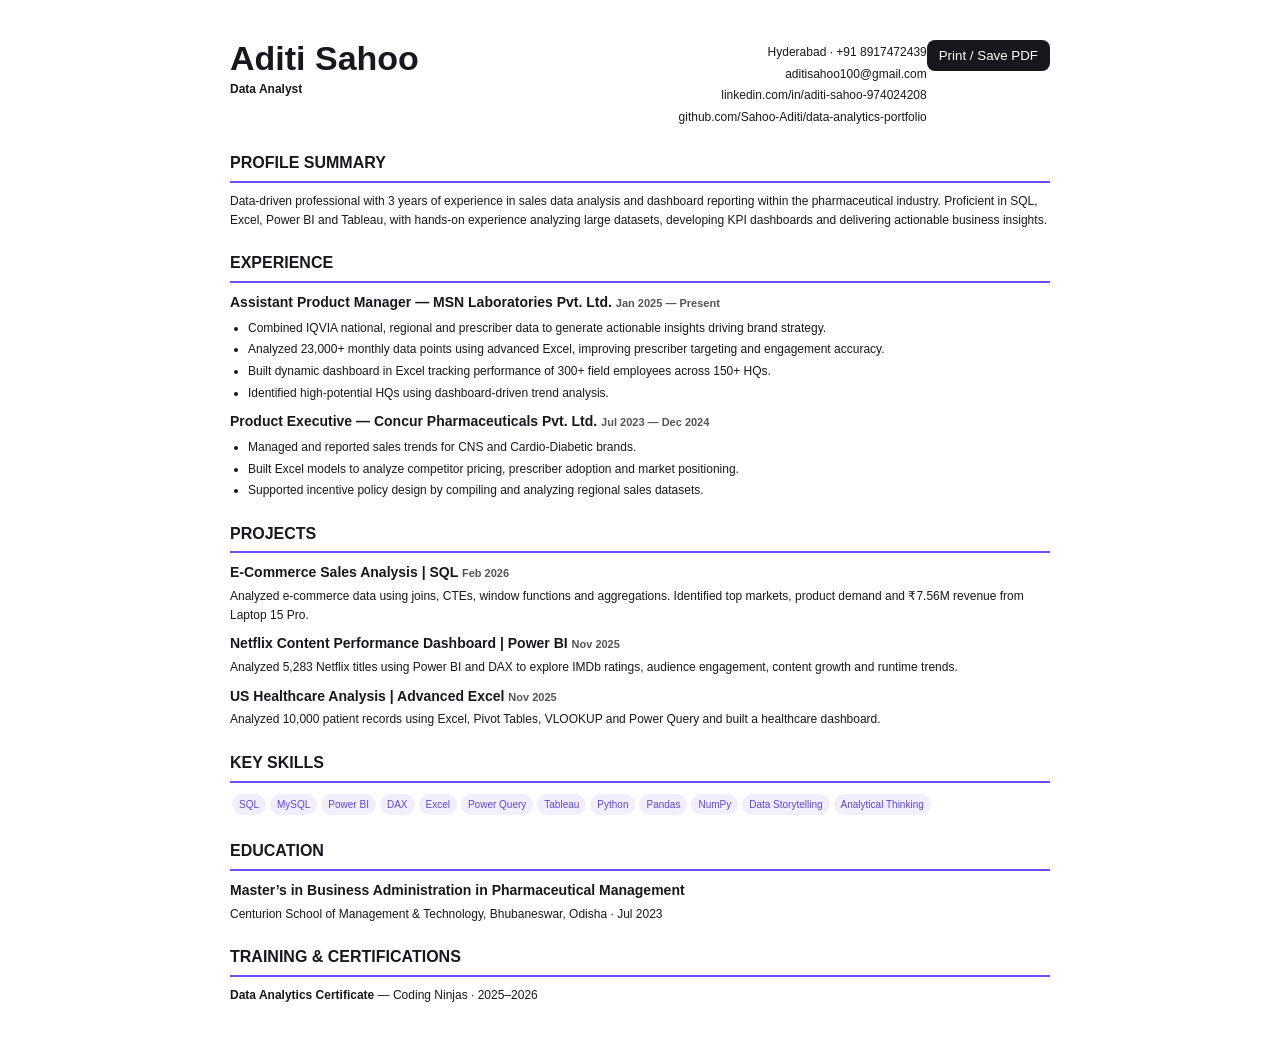
<file: resume.html>
<!doctype html><html lang="en"><head><meta charset="utf-8"><meta name="viewport" content="width=device-width,initial-scale=1"><title>Aditi Sahoo — Resume</title><style>@page{margin:16mm}body{font:12px/1.55 Arial,sans-serif;color:#18171d;max-width:820px;margin:40px auto;padding:0 24px}h1{font:700 34px/1.1 Arial;margin:0}h2{font-size:16px;border-bottom:2px solid #6d4cff;padding-bottom:5px;margin:22px 0 9px}h3{font-size:14px;margin:9px 0 1px}p{margin:3px 0}ul{margin:5px 0;padding-left:18px}li{margin:3px 0}.meta{color:#555;font-size:11px}.tag{display:inline-block;background:#f1efff;color:#5d45d8;border-radius:12px;padding:3px 7px;margin:2px;font-size:10px}@media print{body{margin:0;padding:0}.print{display:none}}.top{display:flex;justify-content:space-between;gap:20px}.right{text-align:right}.print{float:right;padding:8px 12px;border:0;border-radius:8px;background:#18171d;color:white;cursor:pointer}@media(max-width:600px){.top{display:block}.right{text-align:left;margin-top:8px}}</style></head><body><button class="print" onclick="print()">Print / Save PDF</button><div class="top"><div><h1>Aditi Sahoo</h1><p><strong>Data Analyst</strong></p></div><div class="right"><p>Hyderabad · +91 8917472439</p><p>aditisahoo100@gmail.com</p><p>linkedin.com/in/aditi-sahoo-974024208</p><p>github.com/Sahoo-Aditi/data-analytics-portfolio</p></div></div><h2>PROFILE SUMMARY</h2><p>Data-driven professional with 3 years of experience in sales data analysis and dashboard reporting within the pharmaceutical industry. Proficient in SQL, Excel, Power BI and Tableau, with hands-on experience analyzing large datasets, developing KPI dashboards and delivering actionable business insights.</p><h2>EXPERIENCE</h2><h3>Assistant Product Manager — MSN Laboratories Pvt. Ltd. <span class="meta">Jan 2025 — Present</span></h3><ul><li>Combined IQVIA national, regional and prescriber data to generate actionable insights driving brand strategy.</li><li>Analyzed 23,000+ monthly data points using advanced Excel, improving prescriber targeting and engagement accuracy.</li><li>Built dynamic dashboard in Excel tracking performance of 300+ field employees across 150+ HQs.</li><li>Identified high-potential HQs using dashboard-driven trend analysis.</li></ul><h3>Product Executive — Concur Pharmaceuticals Pvt. Ltd. <span class="meta">Jul 2023 — Dec 2024</span></h3><ul><li>Managed and reported sales trends for CNS and Cardio-Diabetic brands.</li><li>Built Excel models to analyze competitor pricing, prescriber adoption and market positioning.</li><li>Supported incentive policy design by compiling and analyzing regional sales datasets.</li></ul><h2>PROJECTS</h2><h3>E-Commerce Sales Analysis | SQL <span class="meta">Feb 2026</span></h3><p>Analyzed e-commerce data using joins, CTEs, window functions and aggregations. Identified top markets, product demand and ₹7.56M revenue from Laptop 15 Pro.</p><h3>Netflix Content Performance Dashboard | Power BI <span class="meta">Nov 2025</span></h3><p>Analyzed 5,283 Netflix titles using Power BI and DAX to explore IMDb ratings, audience engagement, content growth and runtime trends.</p><h3>US Healthcare Analysis | Advanced Excel <span class="meta">Nov 2025</span></h3><p>Analyzed 10,000 patient records using Excel, Pivot Tables, VLOOKUP and Power Query and built a healthcare dashboard.</p><h2>KEY SKILLS</h2><div><span class="tag">SQL</span><span class="tag">MySQL</span><span class="tag">Power BI</span><span class="tag">DAX</span><span class="tag">Excel</span><span class="tag">Power Query</span><span class="tag">Tableau</span><span class="tag">Python</span><span class="tag">Pandas</span><span class="tag">NumPy</span><span class="tag">Data Storytelling</span><span class="tag">Analytical Thinking</span></div><h2>EDUCATION</h2><h3>Master’s in Business Administration in Pharmaceutical Management</h3><p>Centurion School of Management & Technology, Bhubaneswar, Odisha · Jul 2023</p><h2>TRAINING & CERTIFICATIONS</h2><p><strong>Data Analytics Certificate</strong> — Coding Ninjas · 2025–2026</p></body></html>
</file>
